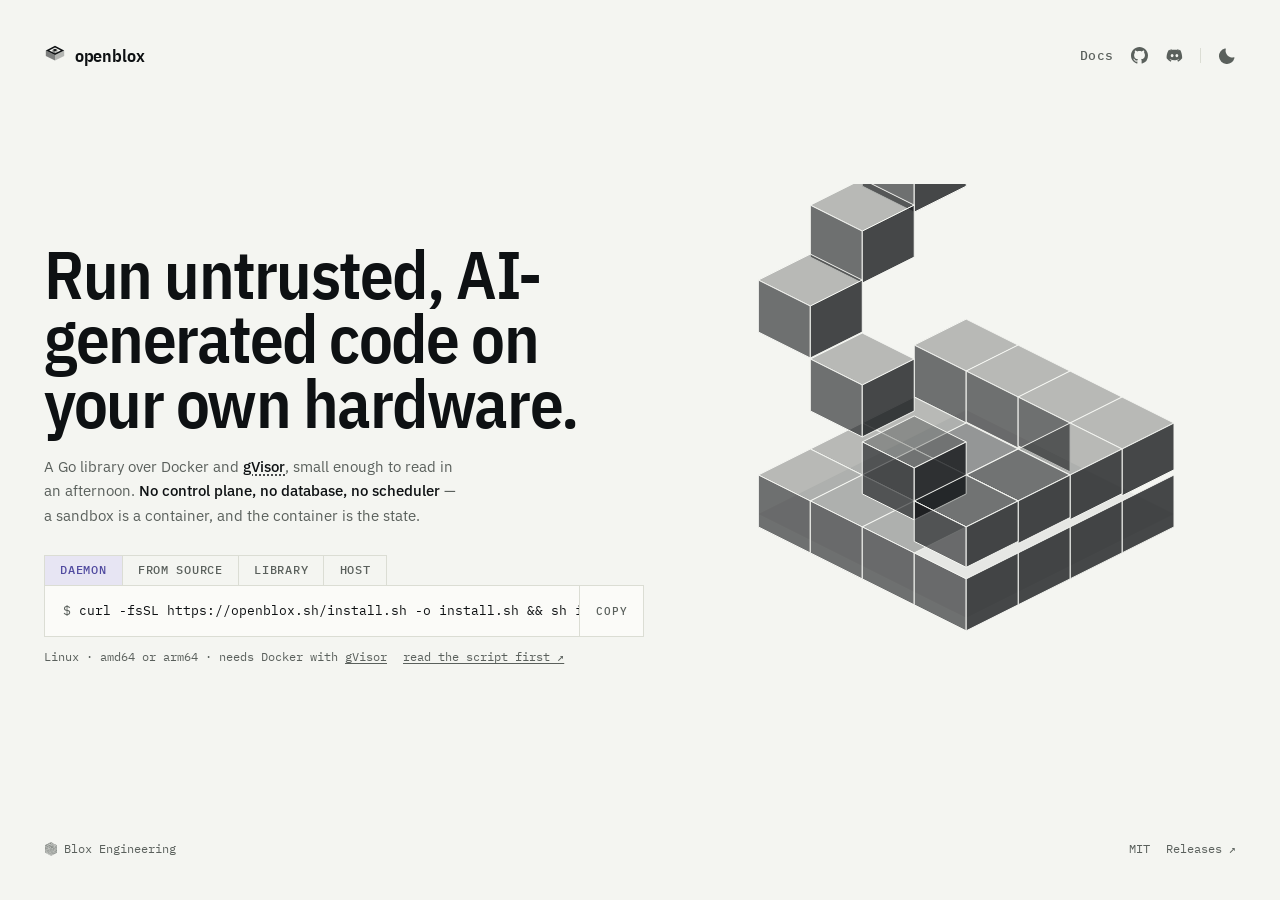
<file: www/index.html>
<!doctype html>
<html lang="en">
<head>
<meta charset="utf-8">
<meta name="viewport" content="width=device-width, initial-scale=1, viewport-fit=cover">
<title>openblox — self-hosted sandboxes for untrusted, AI-generated code</title>
<meta name="description" content="Run untrusted, AI-generated code on your own hardware. A Go library over Docker and gVisor, small enough to read in an afternoon. No control plane, no database, no scheduler.">
<link rel="canonical" href="https://openblox.sh/">
<link rel="icon" href="assets/openblox-mark.svg" type="image/svg+xml">
<link rel="preload" href="assets/fonts/plex-sans-condensed-600.woff2" as="font" type="font/woff2" crossorigin>
<link rel="preload" href="assets/fonts/plex-sans-var.woff2" as="font" type="font/woff2" crossorigin>
<link rel="stylesheet" href="styles.css">

<meta property="og:type" content="website">
<meta property="og:url" content="https://openblox.sh/">
<meta property="og:title" content="openblox — self-hosted sandboxes for untrusted, AI-generated code">
<meta property="og:description" content="A Go library over Docker and gVisor, small enough to read in an afternoon. No control plane, no database, no scheduler. A sandbox is a container, and the container is the state.">
<meta property="og:image" content="https://openblox.sh/assets/social-preview.png">
<meta name="twitter:card" content="summary_large_image">

<!-- Umami: page counts, cookieless, no cross-site identity. It is the only
     third-party request this page makes, and _headers names both of its hosts
     explicitly rather than widening the policy to allow them by accident. -->
<link rel="preconnect" href="https://cloud.umami.is" crossorigin>
<script defer src="https://cloud.umami.is/script.js" data-website-id="f95447d5-221a-4463-a657-405a76795b2d"></script>
</head>
<body>

<a class="skip" href="#quick-start">Skip to the install command</a>

<div class="screen">

  <header class="chrome">
    <a class="brand" href="/">
      <svg viewBox="0 0 24 24" aria-hidden="true">
        <path fill-rule="evenodd" d="M 12 2 L 22 7 L 12 12 L 2 7 Z M 12 3.8 L 18.4 7 L 12 10.2 L 5.6 7 Z"/>
        <path d="M 2 7 L 12 12 L 12 18 L 2 13 Z" opacity=".52"/>
        <path d="M 22 7 L 12 12 L 12 18 L 22 13 Z" opacity=".28"/>
        <path d="M 12 5.2 L 14.8 6.6 L 12 8 L 9.2 6.6 Z"/>
        <path d="M 9.2 6.6 L 12 8 L 12 10 L 9.2 8.6 Z" opacity=".52"/>
        <path d="M 14.8 6.6 L 12 8 L 12 10 L 14.8 8.6 Z" opacity=".28"/>
      </svg>
      openblox
    </a>
    <nav class="links">
      <a href="https://docs.openblox.sh/">Docs</a>
      <a href="https://github.com/blox-eng/openblox" aria-label="GitHub" title="GitHub">
        <svg viewBox="0 0 16 16" aria-hidden="true"><path d="M8 0C3.58 0 0 3.58 0 8c0 3.54 2.29 6.53 5.47 7.59.4.07.55-.17.55-.38 0-.19-.01-.82-.01-1.49-2.01.37-2.53-.49-2.69-.94-.09-.23-.48-.94-.82-1.13-.28-.15-.68-.52-.01-.53.63-.01 1.08.58 1.23.82.72 1.21 1.87.87 2.33.66.07-.52.28-.87.51-1.07-1.78-.2-3.64-.89-3.64-3.95 0-.87.31-1.59.82-2.15-.08-.2-.36-1.02.08-2.12 0 0 .67-.21 2.2.82.64-.18 1.32-.27 2-.27s1.36.09 2 .27c1.53-1.04 2.2-.82 2.2-.82.44 1.1.16 1.92.08 2.12.51.56.82 1.27.82 2.15 0 3.07-1.87 3.75-3.65 3.95.29.25.54.73.54 1.48 0 1.07-.01 1.93-.01 2.2 0 .21.15.46.55.38A8.01 8.01 0 0 0 16 8c0-4.42-3.58-8-8-8Z"/></svg>
      </a>
      <a href="https://discord.gg/EDbBgzvAY6" aria-label="Discord" title="Discord">
        <svg viewBox="0 0 16 16" aria-hidden="true"><path d="M13.55 3.16A12.4 12.4 0 0 0 10.5 2.2l-.15.3c1.05.26 1.92.68 2.72 1.2a9.4 9.4 0 0 0-3.2-1.02 10.9 10.9 0 0 0-3.76 0A9.6 9.6 0 0 0 2.9 3.7c.8-.51 1.68-.93 2.72-1.2l-.15-.3c-1.1.19-2.14.52-3.05.96C.94 5.73.45 8.2.58 10.64A12.6 12.6 0 0 0 4.4 13.8l.8-1.12c-.66-.25-1.27-.56-1.83-.94l.36-.27c1.87.88 3.9 1.32 5.93.88a10.5 10.5 0 0 0 2.4-.88l.36.27c-.56.38-1.17.7-1.84.94l.8 1.12a12.5 12.5 0 0 0 3.83-3.16c.15-2.82-.63-5.27-1.66-7.48ZM5.77 9.6c-.73 0-1.33-.68-1.33-1.51 0-.84.59-1.52 1.33-1.52s1.34.68 1.33 1.52c0 .83-.6 1.51-1.33 1.51Zm4.46 0c-.73 0-1.33-.68-1.33-1.51 0-.84.59-1.52 1.33-1.52s1.34.68 1.33 1.52c0 .83-.59 1.51-1.33 1.51Z"/></svg>
      </a>
      <span class="sep" aria-hidden="true"></span>
      <button class="iconbtn" id="theme" aria-label="Switch to dark theme" title="Switch theme">
        <svg id="theme-icon" viewBox="0 0 16 16" aria-hidden="true"></svg>
      </button>
    </nav>
  </header>

  <main class="stage">
    <div>
      <h1>Run untrusted, AI-generated code on your own hardware.</h1>
      <p class="sub">
        A Go library over Docker and <button type="button" id="runtime"
        aria-describedby="platform">gVisor</button>, small enough to read in an
        afternoon. <b>No control plane, no database, no scheduler</b> — a
        sandbox is a container, and the container is the state.
      </p>

      <div class="install" id="quick-start">
        <div class="tabs" role="tablist" aria-label="How to install">
          <button role="tab" id="t-daemon" aria-selected="true" aria-controls="cmdline">Daemon</button>
          <button role="tab" id="t-source" aria-selected="false" aria-controls="cmdline">From source</button>
          <button role="tab" id="t-lib" aria-selected="false" aria-controls="cmdline">Library</button>
          <button role="tab" id="t-host" aria-selected="false" aria-controls="cmdline">Host</button>
        </div>
        <div class="cmd">
          <code id="cmdline" role="tabpanel" aria-labelledby="t-daemon"><span class="p">$</span> <span id="cmdtext">curl -fsSL https://openblox.sh/install.sh -o install.sh &amp;&amp; sh install.sh</span></code>
          <button class="copy" id="copy" aria-label="Copy the command">Copy</button>
        </div>
        <p class="meta">
          <span id="platform" aria-live="polite">Linux · amd64 or arm64 · needs Docker with gVisor</span>
          <a href="/install.sh" id="readit">read the script first ↗</a>
        </p>
      </div>
    </div>

    <div class="blocks" id="blocks" tabindex="0"
         aria-label="An open box assembles from falling blocks around a block it contains. Look inside to read why it is open.">
      <canvas id="stage"></canvas>
      <p class="reveal">
        <b>Open, so you can see in.</b>
        Closed, so it cannot get out.
      </p>
      <p class="hint">look inside</p>
    </div>
  </main>

  <footer class="chrome foot">
    <a class="attrib" href="https://bloxng.com">
      <span class="mark" aria-hidden="true"></span>
      Blox Engineering
    </a>
    <span class="foot-right">
      <a href="https://github.com/blox-eng/openblox/blob/main/LICENSE">MIT</a>
      <a href="https://github.com/blox-eng/openblox/releases">Releases ↗</a>
    </span>
  </footer>

</div>

<script src="app.js" defer></script>

</body>
</html>
</file>
<file: www/styles.css>
/* Self-hosted: a landing page for a project about not handing your workload
   to someone else should not phone a font CDN on every visit. Latin subset
   only, and the licence ships beside them in assets/fonts/LICENSE.txt. */
@font-face {
  font-family: 'Plex Sans';
  src: url('assets/fonts/plex-sans-var.woff2') format('woff2');
  font-weight: 100 700; font-style: normal; font-display: swap;
}
@font-face {
  font-family: 'Plex Condensed';
  src: url('assets/fonts/plex-sans-condensed-600.woff2') format('woff2');
  font-weight: 600; font-style: normal; font-display: swap;
}
@font-face {
  font-family: 'Plex Mono';
  src: url('assets/fonts/plex-mono-400.woff2') format('woff2');
  font-weight: 400; font-style: normal; font-display: swap;
}
@font-face {
  font-family: 'Plex Mono';
  src: url('assets/fonts/plex-mono-500.woff2') format('woff2');
  font-weight: 500; font-style: normal; font-display: swap;
}

  :root {
    --bg: #f4f5f1;
    --surface: #fbfbf8;
    --ink: #0e1113;
    --ink-rgb: 14, 17, 19;
    --muted: #5a605c;
    --rule: #dbddd4;
    --accent: #514ba0;
    --accent-rgb: 81, 75, 160;
    --accent-soft: #e7e5f3;

    --sans: 'Plex Sans', ui-sans-serif, system-ui, sans-serif;
    --display: 'Plex Condensed', 'Plex Sans', ui-sans-serif, sans-serif;
    --mono: 'Plex Mono', ui-monospace, SFMono-Regular, Menlo, monospace;

    --gutter: clamp(1.25rem, 3.5vw, 2.75rem);
  }

  @media (prefers-color-scheme: dark) {
    :root:not([data-theme="light"]) {
      --bg: #0d0f10;
      --surface: #15181a;
      --ink: #e7eae3;
      --ink-rgb: 231, 234, 227;
      --muted: #949c97;
      --rule: #262c2f;
      --accent: #a9a3ec;
      --accent-rgb: 169, 163, 236;
      --accent-soft: #211e42;
    }
  }
  :root[data-theme="dark"] {
    --bg: #0d0f10;
    --surface: #15181a;
    --ink: #e7eae3;
    --ink-rgb: 231, 234, 227;
    --muted: #949c97;
    --rule: #262c2f;
    --accent: #a9a3ec;
    --accent-rgb: 169, 163, 236;
    --accent-soft: #211e42;
  }

  * { box-sizing: border-box; }
  html, body { height: 100%; }
  body {
    margin: 0;
    background: var(--bg);
    color: var(--ink);
    font: 400 1rem/1.6 var(--sans);
    -webkit-font-smoothing: antialiased;
    transition: background 260ms ease, color 260ms ease;
  }
  a { color: inherit; }
  :focus-visible { outline: 2px solid var(--accent); outline-offset: 3px; }

  /* Off-screen until focused, and clipped rather than pushed to a negative
     offset so it adds no height to a page whose whole promise is one screen. */
  .skip {
    position: absolute;
    width: 1px; height: 1px;
    overflow: hidden;
    clip-path: inset(50%);
    white-space: nowrap;
  }
  .skip:focus {
    width: auto; height: auto;
    overflow: visible;
    clip-path: none;
    left: var(--gutter);
    top: calc(0.75rem + env(safe-area-inset-top, 0px));
    z-index: 10;
    background: var(--surface);
    border: 1px solid var(--ink);
    padding: 0.5rem 0.75rem;
    font: 500 0.8125rem/1 var(--mono);
    text-decoration: none;
  }

  .screen {
    min-height: 100%;
    display: grid;
    /* minmax(0,...), not auto: an auto track takes its minimum from the widest
       item, and the command line is `white-space: nowrap`, so the track — and
       with it the whole page — would grow to fit it rather than let it scroll
       in its own box. */
    grid-template-columns: minmax(0, 1fr);
    grid-template-rows: auto 1fr auto;
    padding: var(--gutter);
    gap: clamp(1rem, 3vh, 2rem);
  }

  .chrome {
    display: flex;
    align-items: center;
    justify-content: space-between;
    gap: 1rem;
    flex-wrap: wrap;
  }

  .brand {
    display: inline-flex;
    align-items: center;
    gap: 0.55rem;
    font: 600 1.15rem/1 var(--display);
    letter-spacing: -0.01em;
    text-decoration: none;
  }
  .brand svg { width: 22px; height: 22px; display: block; fill: currentColor; }

  .links { display: flex; flex-wrap: wrap; align-items: center; gap: 0.5rem 1.1rem; }
  .links a, .iconbtn {
    display: inline-flex;
    align-items: center;
    color: var(--muted);
    text-decoration: none;
    font: 500 0.8125rem/1 var(--mono);
    letter-spacing: 0.04em;
    transition: color 130ms ease;
  }
  .links a:hover, .iconbtn:hover { color: var(--ink); }
  .links svg, .iconbtn svg { width: 17px; height: 17px; fill: currentColor; display: block; }
  .iconbtn { appearance: none; background: none; border: 0; padding: 0; cursor: pointer; }
  .sep { width: 1px; height: 15px; background: var(--rule); }

  .stage {
    display: grid;
    grid-template-columns: minmax(0, 1fr) minmax(0, 0.9fr);
    align-items: center;
    gap: clamp(1.5rem, 4vw, 4rem);
  }

  h1 {
    font: 600 clamp(2.3rem, 5.2vw, 4.3rem)/0.97 var(--display);
    letter-spacing: -0.022em;
    margin: 0;
    max-width: 15ch;
    text-wrap: balance;
  }

  .sub {
    margin: 1.15rem 0 0;
    max-width: 46ch;
    color: var(--muted);
    font-size: clamp(0.95rem, 1.2vw, 1.1rem);
  }
  .sub b { color: var(--ink); font-weight: 500; }

  /* The runtime in the subhead is a button, not decoration: it walks the
     approved runtimes and the line under the install command follows. It is
     styled as the surrounding sentence plus an underline, because a control
     that reads as a control invites the click that makes it discoverable —
     and it stays legible as plain text for anyone who never tries it. */
  #runtime {
    appearance: none;
    background: none;
    border: 0;
    padding: 0;
    font: inherit;
    color: var(--ink);
    font-weight: 500;
    cursor: pointer;
    text-decoration: underline;
    text-decoration-style: dotted;
    text-underline-offset: 0.22em;
    transition: color 130ms ease;
  }
  #runtime:hover { color: var(--accent); }

  .install { margin-top: clamp(1.25rem, 3vh, 1.75rem); max-width: 40rem; }

  .tabs {
    display: flex;
    border: 1px solid var(--rule);
    border-bottom: 0;
    width: fit-content;
    max-width: 100%;
  }
  .tabs button {
    appearance: none;
    background: none;
    border: 0;
    border-right: 1px solid var(--rule);
    padding: 0.55rem 0.95rem;
    font: 500 0.75rem/1 var(--mono);
    letter-spacing: 0.06em;
    text-transform: uppercase;
    color: var(--muted);
    cursor: pointer;
    white-space: nowrap;
    transition: color 130ms ease, background 130ms ease;
  }
  .tabs button:last-child { border-right: 0; }
  .tabs button:hover { color: var(--ink); }
  .tabs button[aria-selected="true"] { color: var(--accent); background: var(--accent-soft); }

  .cmd { display: flex; align-items: stretch; border: 1px solid var(--rule); background: var(--surface); }
  .cmd code {
    flex: 1; min-width: 0;
    padding: 0.95rem 1.1rem;
    font: 400 clamp(0.8125rem, 1vw, 0.9375rem)/1.5 var(--mono);
    overflow-x: auto;
    white-space: nowrap;
  }
  .cmd code .p { color: var(--muted); }
  .copy {
    appearance: none; background: none; border: 0;
    border-left: 1px solid var(--rule);
    padding: 0 1rem;
    color: var(--muted);
    font: 500 0.6875rem/1 var(--mono);
    letter-spacing: 0.08em; text-transform: uppercase;
    cursor: pointer; transition: color 130ms ease;
  }
  .copy:hover { color: var(--ink); }
  .copy[data-done="1"] { color: var(--accent); }

  .meta {
    display: flex; flex-wrap: wrap; align-items: center;
    gap: 0.4rem 1rem; margin: 0.7rem 0 0;
    font: 400 0.75rem/1.5 var(--mono); color: var(--muted);
  }
  .meta a { color: var(--muted); text-underline-offset: 0.2em; }
  .meta a:hover { color: var(--ink); }

  /* --- the box ------------------------------------------------------- */

  .blocks {
    position: relative;
    aspect-ratio: 1 / 1;
    width: 100%;
    cursor: crosshair;
  }
  .blocks canvas { width: 100%; height: 100%; display: block; }

  /* The message is not printed on the page. You have to look inside. */
  .reveal {
    position: absolute;
    inset: auto 0 1%;
    text-align: center;
    pointer-events: none;
    opacity: 0;
    transform: translateY(6px);
    transition: opacity 420ms ease, transform 420ms ease;
    font: 400 clamp(0.7rem, 0.95vw, 0.8125rem)/1.7 var(--mono);
    color: var(--muted);
  }
  .reveal b { display: block; color: var(--ink); font-weight: 500; }
  .blocks[data-open="1"] .reveal { opacity: 1; transform: none; }

  .hint {
    position: absolute;
    inset: auto 0 1%;
    text-align: center;
    pointer-events: none;
    font: 400 0.6875rem/1 var(--mono);
    letter-spacing: 0.1em;
    text-transform: uppercase;
    color: var(--muted);
    opacity: 0;
    transition: opacity 600ms ease;
  }
  .blocks[data-hint="1"] .hint { opacity: 0.65; }

  .foot { color: var(--muted); font: 400 0.75rem/1 var(--mono); }
  .foot a { text-decoration: none; }
  .foot a:hover { color: var(--ink); }
  .attrib { display: inline-flex; align-items: center; gap: 0.45rem; text-decoration: none; }
  /* The Blox mark, drawn as a mask rather than an <img>: the file is a single
     path with fill="currentColor", which an <img> resolves in its own context
     and renders black — wrong on the dark theme. A mask takes its colour from
     the text beside it, so the attribution stays one object in both themes.
     CSP governs this under img-src, which is 'self'; the file is served here. */
  .attrib .mark {
    width: 13px;
    height: 14px;
    flex: none;
    background-color: currentColor;
    -webkit-mask: url(assets/blox-mark.svg) center / contain no-repeat;
    mask: url(assets/blox-mark.svg) center / contain no-repeat;
  }
  .foot-right { display: flex; align-items: center; gap: 1rem; }

  /* ---- 404 ------------------------------------------------------------
     One column: there is no second thing to put beside the message, and the
     landing page's right-hand track would otherwise hold the text to 1fr of
     a two-track grid for no reason. */

  .stage.solo { grid-template-columns: minmax(0, 1fr); }

  .code {
    margin: 0 0 0.6rem;
    color: var(--muted);
    font: 500 0.8125rem/1 var(--mono);
    letter-spacing: 0.08em;
  }

  .ways {
    display: flex;
    flex-wrap: wrap;
    gap: 0.5rem 1.4rem;
    margin: clamp(1.25rem, 3vh, 1.75rem) 0 0;
  }
  .ways a {
    color: var(--muted);
    text-decoration: none;
    font: 500 0.8125rem/1 var(--mono);
    letter-spacing: 0.04em;
    transition: color 130ms ease;
  }
  .ways a:hover { color: var(--ink); }

  @media (max-width: 62rem) {
    .stage { grid-template-columns: minmax(0, 1fr); gap: 1.5rem; }
    .blocks { max-width: 20rem; margin-inline: auto; order: -1; }
    h1 { max-width: 18ch; }
  }
  @media (max-width: 30rem) {
    .tabs { width: 100%; }
    .tabs button { flex: 1; padding-inline: 0.4rem; }
  }
</file>
